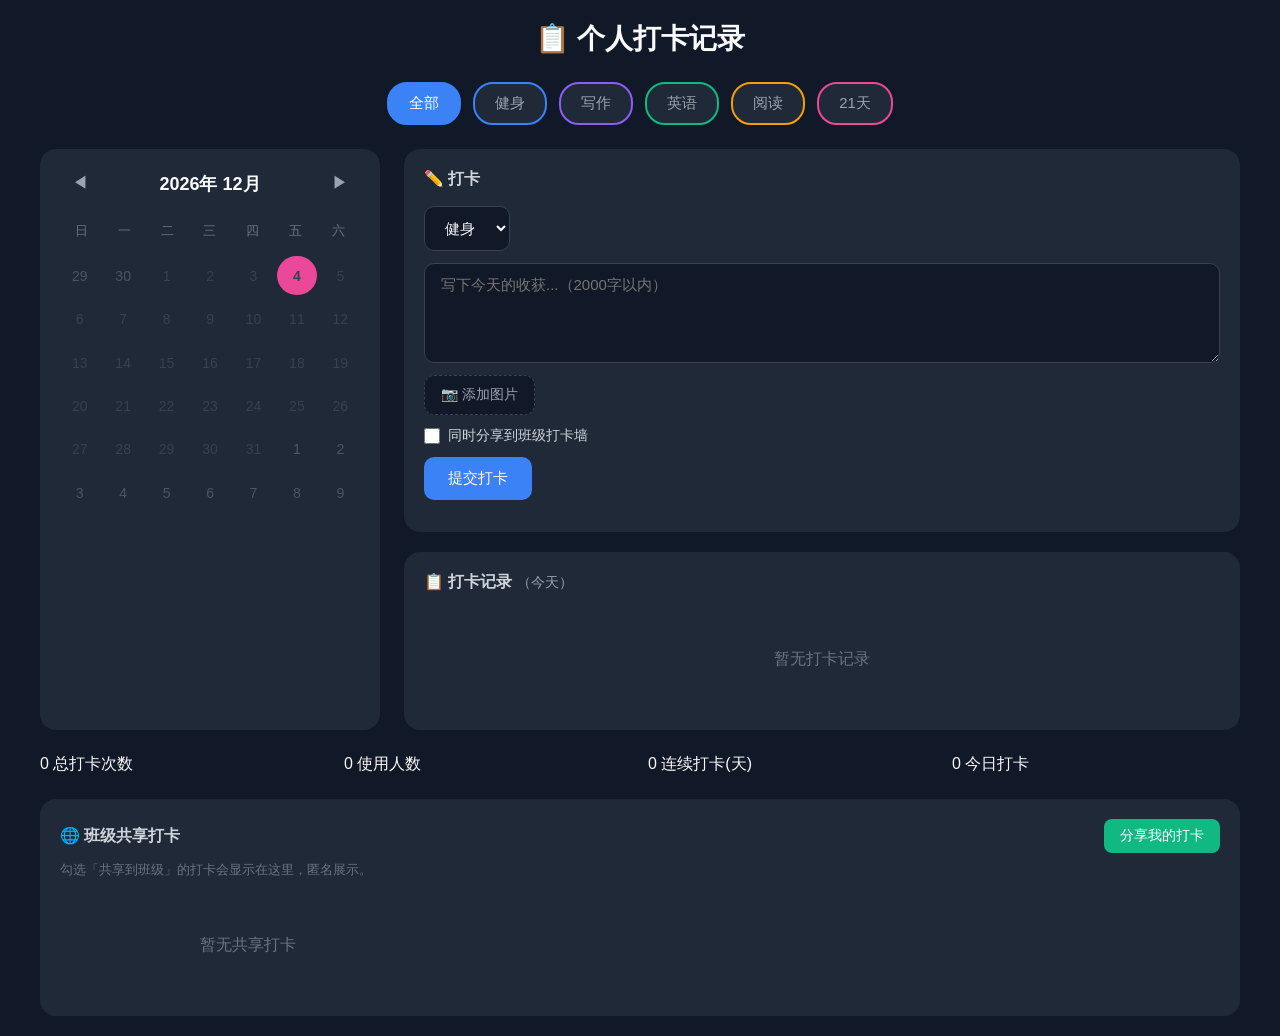
<file: index.html>
<!DOCTYPE html>
<html lang="zh-CN">
<head>
  <meta charset="UTF-8">
  <meta name="viewport" content="width=device-width, initial-scale=1.0">
  <title>个人打卡记录</title>
  <link rel="stylesheet" href="css/style.css">
</head>
<body>
  <div class="app">
    <!-- 顶部标题 -->
    <header class="header">
      <h1>📋 个人打卡记录</h1>
    </header>

    <!-- 分类标签 -->
    <nav class="category-nav">
      <button class="category-btn active" data-category="全部">全部</button>
      <button class="category-btn" data-category="健身" style="--cat-color: #3B82F6">健身</button>
      <button class="category-btn" data-category="写作" style="--cat-color: #8B5CF6">写作</button>
      <button class="category-btn" data-category="英语" style="--cat-color: #10B981">英语</button>
      <button class="category-btn" data-category="阅读" style="--cat-color: #F59E0B">阅读</button>
      <button class="category-btn" data-category="21天" style="--cat-color: #EC4899">21天</button>
    </nav>

    <!-- 主内容区 -->
    <main class="main-content">
      <!-- 日历区 -->
      <section class="calendar-section">
        <div class="calendar-header">
          <button class="cal-nav-btn" id="prevMonth">◀</button>
          <span id="currentMonth"></span>
          <button class="cal-nav-btn" id="nextMonth">▶</button>
        </div>
        <div class="calendar-weekdays">
          <span>日</span><span>一</span><span>二</span><span>三</span><span>四</span><span>五</span><span>六</span>
        </div>
        <div class="calendar-days" id="calendarDays"></div>
      </section>

      <!-- 打卡记录区 -->
      <section class="records-section">
        <!-- 打卡表单 -->
        <div class="checkin-form">
          <h3>✏️ 打卡</h3>
          <div class="form-row">
            <select id="categorySelect">
              <option value="健身">健身</option>
              <option value="写作">写作</option>
              <option value="英语">英语</option>
              <option value="阅读">阅读</option>
              <option value="21天">21天</option>
            </select>
          </div>
          <div class="form-row">
            <textarea id="contentInput" placeholder="写下今天的收获...（2000字以内）" maxlength="2000"></textarea>
          </div>
          <div class="form-row image-row">
            <label class="image-upload">
              <input type="file" id="imageInput" accept="image/*" multiple />
              <span>📷 添加图片</span>
            </label>
            <div id="imagePreview" class="image-preview"></div>
          </div>
          <div class="form-row share-row">
            <label class="share-checkbox">
              <input type="checkbox" id="shareInput" />
              <span>同时分享到班级打卡墙</span>
            </label>
          </div>
          <div class="form-row">
            <button id="submitBtn">提交打卡</button>
          </div>
        </div>

        <!-- 记录列表 -->
        <div class="records-list">
          <h3>📋 打卡记录 <span id="selectedDate"></span></h3>
          <div id="recordsContainer"></div>
        </div>
      </section>
    </main>

    <!-- 统计概览 -->
    <section class="stats-section">
      <div class="stat-card">
        <span class="stat-num" id="totalCount">0</span>
        <span class="stat-label">总打卡次数</span>
      </div>
      <div class="stat-card">
        <span class="stat-num" id="userCount">0</span>
        <span class="stat-label">使用人数</span>
      </div>
      <div class="stat-card">
        <span class="stat-num" id="streakCount">0</span>
        <span class="stat-label">连续打卡(天)</span>
      </div>
      <div class="stat-card">
        <span class="stat-num" id="todayCount">0</span>
        <span class="stat-label">今日打卡</span>
      </div>
    </section>

    <!-- 共享记录区 -->
    <section class="shared-section">
      <div class="shared-header">
        <h3>🌐 班级共享打卡</h3>
        <button class="share-btn" id="shareBtn">分享我的打卡</button>
      </div>
      <p class="share-tip">勾选「共享到班级」的打卡会显示在这里，匿名展示。</p>
      <div id="sharedContainer" class="shared-container">
        <div class="empty-state">暂无共享打卡</div>
      </div>
    </section>
  </div>

  <script src="js/config.js"></script>
  <script src="js/app.js"></script>
</body>
</html>
</file>
<file: css/style.css>
/* 基础重置 */
* {
  margin: 0;
  padding: 0;
  box-sizing: border-box;
}

body {
  font-family: -apple-system, BlinkMacSystemFont, "Segoe UI", Roboto, "Helvetica Neue", Arial, sans-serif;
  background: #111827;
  color: #F9FAFB;
  min-height: 100vh;
  padding: 20px;
}

.app {
  max-width: 1200px;
  margin: 0 auto;
}

/* 头部 */
.header {
  text-align: center;
  margin-bottom: 24px;
}

.header h1 {
  font-size: 28px;
  font-weight: 600;
  color: #F9FAFB;
}

/* 分类导航 */
.category-nav {
  display: flex;
  gap: 12px;
  justify-content: center;
  flex-wrap: wrap;
  margin-bottom: 24px;
}

.category-btn {
  padding: 10px 20px;
  border: 2px solid #374151;
  background: #1F2937;
  color: #9CA3AF;
  border-radius: 20px;
  font-size: 15px;
  cursor: pointer;
  transition: all 0.2s;
  border-color: var(--cat-color, #374151);
}

.category-btn:hover {
  background: #374151;
  color: #F9FAFB;
}

.category-btn.active {
  background: var(--cat-color, #3B82F6);
  color: white;
  border-color: var(--cat-color, #3B82F6);
}

/* 主内容区 */
.main-content {
  display: grid;
  grid-template-columns: 340px 1fr;
  gap: 24px;
  margin-bottom: 24px;
}

/* 日历 */
.calendar-section {
  background: #1F2937;
  border-radius: 16px;
  padding: 20px;
}

.calendar-header {
  display: flex;
  justify-content: space-between;
  align-items: center;
  margin-bottom: 16px;
}

.calendar-header span {
  font-size: 18px;
  font-weight: 600;
}

.cal-nav-btn {
  background: none;
  border: none;
  color: #9CA3AF;
  font-size: 16px;
  cursor: pointer;
  padding: 4px 12px;
  border-radius: 8px;
}

.cal-nav-btn:hover {
  background: #374151;
  color: #F9FAFB;
}

.calendar-weekdays {
  display: grid;
  grid-template-columns: repeat(7, 1fr);
  text-align: center;
  margin-bottom: 8px;
}

.calendar-weekdays span {
  font-size: 13px;
  color: #6B7280;
  padding: 8px 0;
}

.calendar-days {
  display: grid;
  grid-template-columns: repeat(7, 1fr);
  gap: 4px;
}

.calendar-day {
  aspect-ratio: 1;
  display: flex;
  align-items: center;
  justify-content: center;
  border-radius: 50%;
  font-size: 14px;
  cursor: pointer;
  transition: all 0.15s;
  color: #D1D5DB;
  position: relative;
}

.calendar-day:hover {
  background: #374151;
}

.calendar-day.other-month {
  color: #4B5563;
}

.calendar-day.today {
  background: #3B82F6;
  color: white;
  font-weight: 600;
}

.calendar-day.selected {
  background: #EC4899;
  color: white;
}

.calendar-day.has-record::after {
  content: "";
  position: absolute;
  bottom: 4px;
  width: 4px;
  height: 4px;
  background: #10B981;
  border-radius: 50%;
}

.calendar-day.selected.has-record::after {
  background: white;
}

.calendar-day.disabled {
  color: #374151;
  cursor: not-allowed;
}

.calendar-day.disabled:hover {
  background: transparent;
}

/* 记录区 */
.records-section {
  display: flex;
  flex-direction: column;
  gap: 20px;
}

/* 打卡表单 */
.checkin-form {
  background: #1F2937;
  border-radius: 16px;
  padding: 20px;
}

.checkin-form h3 {
  margin-bottom: 16px;
  font-size: 16px;
  color: #D1D5DB;
}

.form-row {
  display: flex;
  gap: 12px;
  margin-bottom: 12px;
}

#categorySelect {
  padding: 12px 16px;
  border: 1px solid #374151;
  background: #111827;
  color: #F9FAFB;
  border-radius: 10px;
  font-size: 15px;
  cursor: pointer;
}

#contentInput {
  flex: 1;
  padding: 12px 16px;
  border: 1px solid #374151;
  background: #111827;
  color: #F9FAFB;
  border-radius: 10px;
  font-size: 15px;
  resize: vertical;
  min-height: 100px;
  font-family: inherit;
}

#contentInput:focus, #categorySelect:focus {
  outline: none;
  border-color: #3B82F6;
}

/* 图片上传 */
.image-row {
  align-items: flex-start;
}

.image-upload {
  display: inline-flex;
  align-items: center;
  gap: 6px;
  padding: 10px 16px;
  background: #111827;
  border: 1px dashed #374151;
  border-radius: 10px;
  color: #9CA3AF;
  font-size: 14px;
  cursor: pointer;
  transition: all 0.2s;
  white-space: nowrap;
}

.image-upload:hover {
  border-color: #3B82F6;
  color: #3B82F6;
}

.image-upload input {
  display: none;
}

.image-preview {
  display: flex;
  flex-wrap: wrap;
  gap: 8px;
  flex: 1;
}

.image-preview-item {
  position: relative;
  width: 80px;
  height: 80px;
  border-radius: 8px;
  overflow: hidden;
}

.image-preview-item img {
  width: 100%;
  height: 100%;
  object-fit: cover;
}

.image-preview-item .remove-img {
  position: absolute;
  top: 2px;
  right: 2px;
  width: 20px;
  height: 20px;
  background: rgba(0,0,0,0.7);
  border: none;
  border-radius: 50%;
  color: white;
  font-size: 12px;
  cursor: pointer;
  display: flex;
  align-items: center;
  justify-content: center;
}

/* 分享复选框 */
.share-row {
  align-items: center;
}

.share-checkbox {
  display: inline-flex;
  align-items: center;
  gap: 8px;
  color: #D1D5DB;
  font-size: 14px;
  cursor: pointer;
}

.share-checkbox input {
  width: 16px;
  height: 16px;
  accent-color: #3B82F6;
  cursor: pointer;
}

#submitBtn {
  padding: 12px 24px;
  background: #3B82F6;
  color: white;
  border: none;
  border-radius: 10px;
  font-size: 15px;
  cursor: pointer;
  transition: background 0.2s;
}

#submitBtn:hover {
  background: #2563EB;
}

/* 记录列表 */
.records-list {
  background: #1F2937;
  border-radius: 16px;
  padding: 20px;
  flex: 1;
}

.records-list h3 {
  margin-bottom: 16px;
  font-size: 16px;
  color: #D1D5DB;
}

#selectedDate {
  color: #9CA3AF;
  font-weight: normal;
  font-size: 14px;
}

#recordsContainer {
  display: flex;
  flex-direction: column;
  gap: 12px;
  max-height: 400px;
  overflow-y: auto;
}

.record-item {
  display: flex;
  align-items: flex-start;
  gap: 12px;
  padding: 14px;
  background: #111827;
  border-radius: 12px;
  border-left: 4px solid;
  animation: fadeIn 0.2s ease;
}

@keyframes fadeIn {
  from { opacity: 0; transform: translateY(-8px); }
  to { opacity: 1; transform: translateY(0); }
}

.record-item[data-category="健身"] { border-color: #3B82F6; }
.record-item[data-category="写作"] { border-color: #8B5CF6; }
.record-item[data-category="英语"] { border-color: #10B981; }
.record-item[data-category="阅读"] { border-color: #F59E0B; }
.record-item[data-category="21天"] { border-color: #EC4899; }

.record-cat {
  padding: 4px 10px;
  border-radius: 12px;
  font-size: 12px;
  font-weight: 500;
}

.record-item[data-category="健身"] .record-cat { background: rgba(59, 130, 246, 0.2); color: #3B82F6; }
.record-item[data-category="写作"] .record-cat { background: rgba(139, 92, 246, 0.2); color: #8B5CF6; }
.record-item[data-category="英语"] .record-cat { background: rgba(16, 185, 129, 0.2); color: #10B981; }
.record-item[data-category="阅读"] .record-cat { background: rgba(245, 158, 11, 0.2); color: #F59E0B; }
.record-item[data-category="21天"] .record-cat { background: rgba(236, 72, 153, 0.2); color: #EC4899; }

.record-content {
  flex: 1;
}

.record-content p {
  margin-bottom: 6px;
  line-height: 1.5;
}

.record-images {
  display: flex;
  flex-wrap: wrap;
  gap: 8px;
  margin-bottom: 10px;
}

.record-images img {
  width: 80px;
  height: 80px;
  object-fit: cover;
  border-radius: 8px;
  cursor: pointer;
  transition: opacity 0.2s;
}

.record-images img:hover {
  opacity: 0.8;
}

/* 图片预览 overlay */
.image-overlay {
  position: fixed;
  top: 0;
  left: 0;
  width: 100%;
  height: 100%;
  background: rgba(0,0,0,0.9);
  display: flex;
  align-items: center;
  justify-content: center;
  z-index: 1000;
  cursor: pointer;
}

.image-overlay img {
  max-width: 90%;
  max-height: 90%;
  object-fit: contain;
}

.image-overlay button {
  position: absolute;
  top: 20px;
  right: 20px;
  width: 40px;
  height: 40px;
  background: rgba(255,255,255,0.2);
  border: none;
  border-radius: 50%;
  color: white;
  font-size: 20px;
  cursor: pointer;
}

.record-time {
  font-size: 12px;
  color: #6B7280;
}

.record-delete {
  background: none;
  border: none;
  color: #6B7280;
  cursor: pointer;
  padding: 4px 8px;
  border-radius: 6px;
  font-size: 14px;
}

.record-delete:hover {
  background: #374151;
  color: #EF4444;
}

.empty-state {
  text-align: center;
  padding: 40px;
  color: #6B7280;
}

/* 统计区 */
.stats-section {
  display: grid;
  grid-template-columns: repeat(4, 1fr);
  gap: 16px;
  margin-bottom: 24px;
}

/* 共享区 */
.shared-section {
  background: #1F2937;
  border-radius: 16px;
  padding: 20px;
}

.shared-header {
  display: flex;
  justify-content: space-between;
  align-items: center;
  margin-bottom: 8px;
}

.shared-header h3 {
  font-size: 16px;
  color: #D1D5DB;
}

.share-btn {
  padding: 8px 16px;
  background: #10B981;
  color: white;
  border: none;
  border-radius: 8px;
  font-size: 14px;
  cursor: pointer;
}

.share-btn:hover {
  background: #059669;
}

.share-tip {
  font-size: 13px;
  color: #6B7280;
  margin-bottom: 16px;
}

.shared-container {
  display: grid;
  grid-template-columns: repeat(auto-fill, minmax(280px, 1fr));
  gap: 16px;
  max-height: 500px;
  overflow-y: auto;
}

.shared-item {
  background: #111827;
  border-radius: 12px;
  padding: 16px;
  border-left: 4px solid;
}

.shared-item[data-category="健身"] { border-color: #3B82F6; }
.shared-item[data-category="写作"] { border-color: #8B5CF6; }
.shared-item[data-category="英语"] { border-color: #10B981; }
.shared-item[data-category="阅读"] { border-color: #F59E0B; }
.shared-item[data-category="21天"] { border-color: #EC4899; }

.shared-header-row {
  display: flex;
  justify-content: space-between;
  align-items: center;
  margin-bottom: 10px;
}

.shared-date {
  font-size: 12px;
  color: #6B7280;
}

.shared-item p {
  color: #D1D5DB;
  font-size: 14px;
  line-height: 1.5;
  word-break: break-word;
}

/* 响应式 */
@media (max-width: 768px) {
  .main-content {
    grid-template-columns: 1fr;
  }

  .form-row {
    flex-direction: column;
  }

  .stats-section {
    grid-template-columns: repeat(2, 1fr);
  }

  .shared-header {
    flex-direction: column;
    align-items: flex-start;
    gap: 10px;
  }
}
</file>
